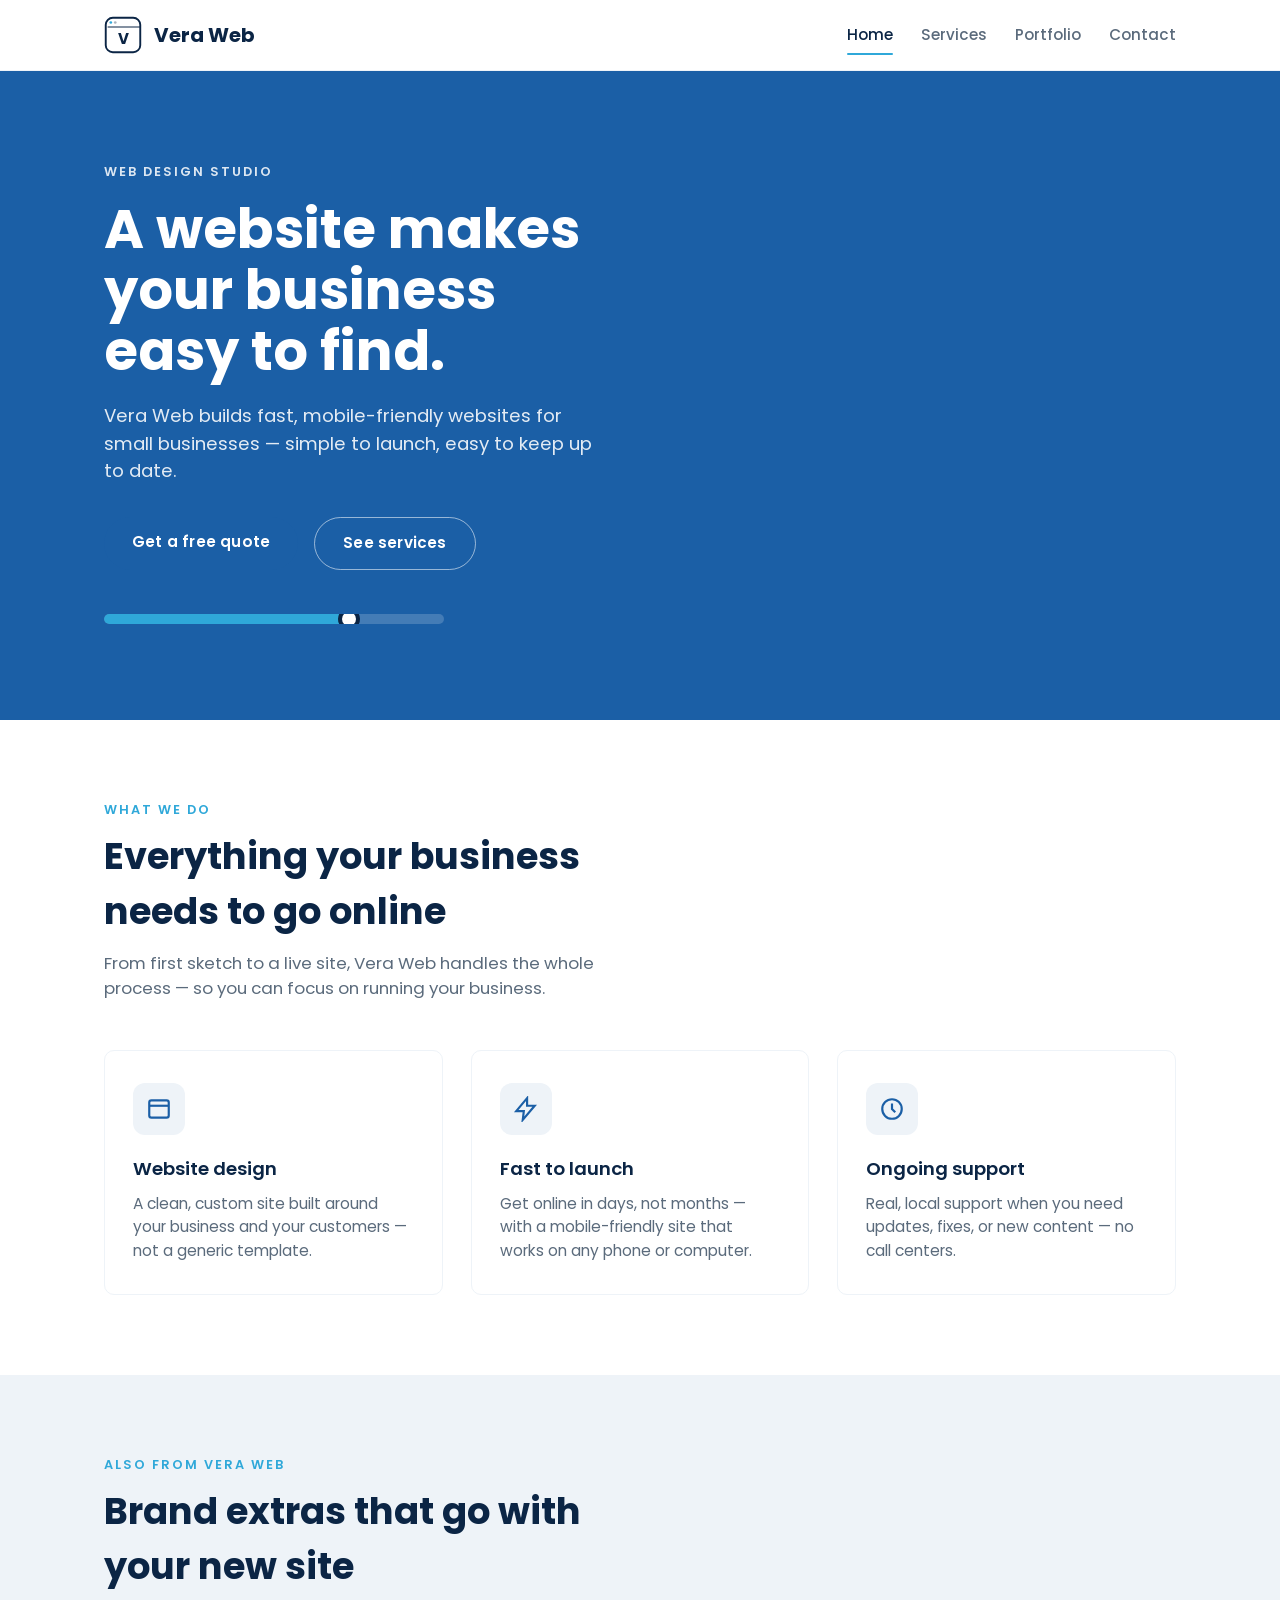
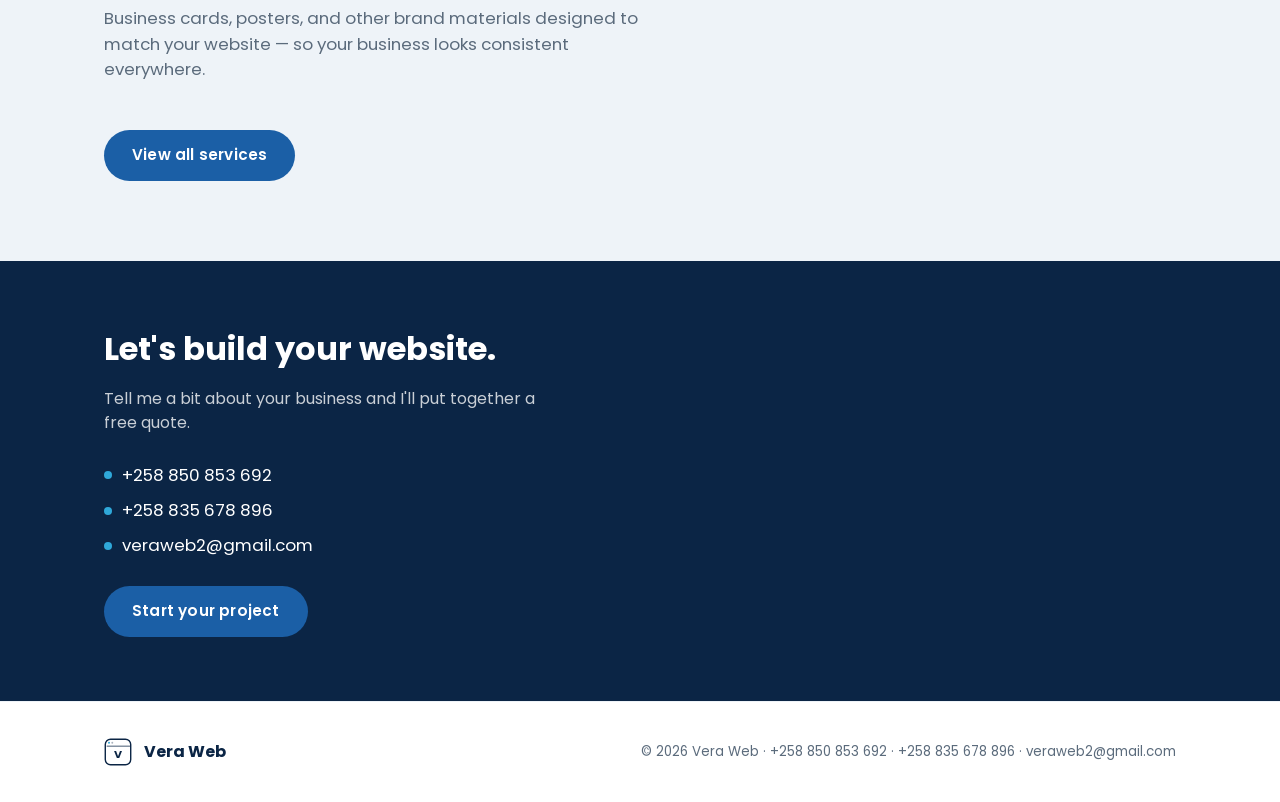
<file: index.html>
<!DOCTYPE html>
<html lang="en">
<head>
<meta charset="UTF-8">
<meta name="viewport" content="width=device-width, initial-scale=1.0">
<title>Home · Vera Web</title>
<meta name="description" content="Vera Web builds fast, mobile-friendly websites for small businesses.">
<link rel="stylesheet" href="style.css">
</head>
<body>

  <header class="site">
    <div class="bar">
      <a href="index.html" class="brand"><svg viewBox="0 0 48 48" xmlns="http://www.w3.org/2000/svg" aria-hidden="true">
  <rect x="2.2" y="2.2" width="43.6" height="43.6" rx="9" fill="none" stroke="currentColor" stroke-width="2.4"/>
  <line x1="4.6" y1="14" x2="45.4" y2="14" stroke="currentColor" stroke-width="1.3"/>
  <circle cx="8.6" cy="8.2" r="1.7" fill="#2FA8D9"/>
  <circle cx="14.2" cy="8.2" r="1.7" fill="currentColor" opacity=".35"/>
  <text x="24" y="35" text-anchor="middle" font-family="Poppins, sans-serif" font-weight="700" font-size="19" fill="currentColor">V</text>
</svg> Vera Web</a>
      <button class="nav-toggle" aria-label="Toggle menu" onclick="document.querySelector('nav.main').classList.toggle('open')">
        <span></span><span></span><span></span>
      </button>
      <nav class="main">
      <a href="index.html" class="active">Home</a>
      <a href="services.html" class="">Services</a>
      <a href="portfolio.html" class="">Portfolio</a>
      <a href="contact.html" class="">Contact</a>
      </nav>
    </div>
  </header>


  <section class="hero">
    <div class="wrap">
      <span class="eyebrow">Web design studio</span>
      <h1>A website makes your business easy to find.</h1>
      <p class="lead">Vera Web builds fast, mobile-friendly websites for small businesses — simple to launch, easy to keep up to date.</p>
      <div class="cta-row">
        <a href="contact.html" class="btn btn-primary">Get a free quote</a>
        <a href="services.html" class="btn btn-ghost">See services</a>
      </div>
      <div class="loadbar on-dark" style="width:100%;max-width:340px;">
        <i style="width:72%"></i><span class="dot" style="left:72%"></span>
      </div>
    </div>
  </section>

  <section>
    <div class="wrap">
      <div class="section-head">
        <span class="kicker">What we do</span>
        <h2>Everything your business needs to go online</h2>
        <p>From first sketch to a live site, Vera Web handles the whole process — so you can focus on running your business.</p>
      </div>
      <div class="grid cols-3">
        <div class="card">
          <div class="icon">
            <svg viewBox="0 0 24 24" fill="none" stroke="#1B5FA6" stroke-width="2"><rect x="3" y="4" width="18" height="16" rx="2"/><path d="M3 9h18"/></svg>
          </div>
          <h3>Website design</h3>
          <p>A clean, custom site built around your business and your customers — not a generic template.</p>
        </div>
        <div class="card">
          <div class="icon">
            <svg viewBox="0 0 24 24" fill="none" stroke="#1B5FA6" stroke-width="2"><path d="M13 2 3 14h7l-1 8 11-13h-7z"/></svg>
          </div>
          <h3>Fast to launch</h3>
          <p>Get online in days, not months — with a mobile-friendly site that works on any phone or computer.</p>
        </div>
        <div class="card">
          <div class="icon">
            <svg viewBox="0 0 24 24" fill="none" stroke="#1B5FA6" stroke-width="2"><circle cx="12" cy="12" r="9"/><path d="M12 7v5l3 3"/></svg>
          </div>
          <h3>Ongoing support</h3>
          <p>Real, local support when you need updates, fixes, or new content — no call centers.</p>
        </div>
      </div>
    </div>
  </section>

  <section class="bg-mist">
    <div class="wrap">
      <div class="section-head">
        <span class="kicker">Also from Vera Web</span>
        <h2>Brand extras that go with your new site</h2>
        <p>Business cards, posters, and other brand materials designed to match your website — so your business looks consistent everywhere.</p>
      </div>
      <a href="services.html" class="btn btn-primary">View all services</a>
    </div>
  </section>

  <section class="cta-band">
    <div class="wrap">
      <h2>Let's build your website.</h2>
      <p>Tell me a bit about your business and I'll put together a free quote.</p>
      <div class="contact-line"><span class="dot-mark"></span> +258 850 853 692</div>
      <div class="contact-line"><span class="dot-mark"></span> +258 835 678 896</div>
      <div class="contact-line"><span class="dot-mark"></span> veraweb2@gmail.com</div>
      <a href="contact.html" class="btn btn-primary" style="margin-top:18px;">Start your project</a>
    </div>
  </section>


  <footer class="site">
    <div class="wrap bar">
      <a href="index.html" class="brand"><svg viewBox="0 0 48 48" xmlns="http://www.w3.org/2000/svg" aria-hidden="true">
  <rect x="2.2" y="2.2" width="43.6" height="43.6" rx="9" fill="none" stroke="currentColor" stroke-width="2.4"/>
  <line x1="4.6" y1="14" x2="45.4" y2="14" stroke="currentColor" stroke-width="1.3"/>
  <circle cx="8.6" cy="8.2" r="1.7" fill="#2FA8D9"/>
  <circle cx="14.2" cy="8.2" r="1.7" fill="currentColor" opacity=".35"/>
  <text x="24" y="35" text-anchor="middle" font-family="Poppins, sans-serif" font-weight="700" font-size="19" fill="currentColor">V</text>
</svg> Vera Web</a>
      <small>&copy; 2026 Vera Web &middot; +258 850 853 692 &middot; +258 835 678 896 &middot; veraweb2@gmail.com</small>
    </div>
  </footer>

</body>
</html>
</file>
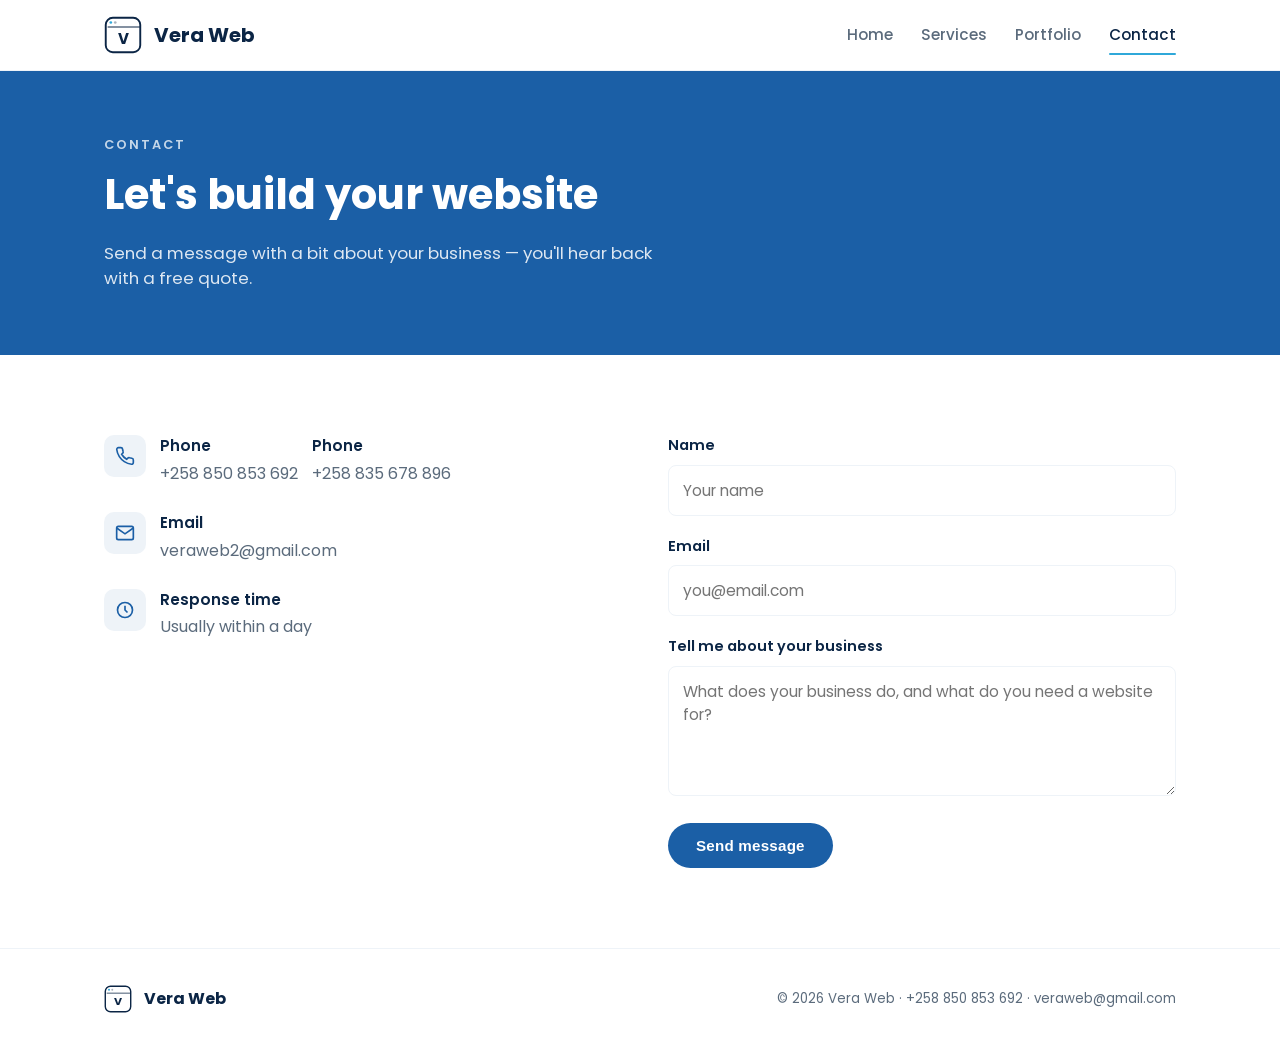
<file: contact.html>
<!DOCTYPE html>
<html lang="en">
<head>
<meta charset="UTF-8">
<meta name="viewport" content="width=device-width, initial-scale=1.0">
<title>Contact · Vera Web</title>
<meta name="description" content="Get in touch with Vera Web for a free website quote.">
<link rel="stylesheet" href="style.css">
</head>
<body>

  <header class="site">
    <div class="bar">
      <a href="index.html" class="brand"><svg viewBox="0 0 48 48" xmlns="http://www.w3.org/2000/svg" aria-hidden="true">
  <rect x="2.2" y="2.2" width="43.6" height="43.6" rx="9" fill="none" stroke="currentColor" stroke-width="2.4"/>
  <line x1="4.6" y1="14" x2="45.4" y2="14" stroke="currentColor" stroke-width="1.3"/>
  <circle cx="8.6" cy="8.2" r="1.7" fill="#2FA8D9"/>
  <circle cx="14.2" cy="8.2" r="1.7" fill="currentColor" opacity=".35"/>
  <text x="24" y="35" text-anchor="middle" font-family="Poppins, sans-serif" font-weight="700" font-size="19" fill="currentColor">V</text>
</svg> Vera Web</a>
      <button class="nav-toggle" aria-label="Toggle menu" onclick="document.querySelector('nav.main').classList.toggle('open')">
        <span></span><span></span><span></span>
      </button>
      <nav class="main">
      <a href="index.html" class="">Home</a>
      <a href="services.html" class="">Services</a>
      <a href="portfolio.html" class="">Portfolio</a>
      <a href="contact.html" class="active">Contact</a>
      </nav>
    </div>
  </header>


  <section class="page-hero">
    <div class="wrap">
      <span class="kicker">Contact</span>
      <h1>Let's build your website</h1>
      <p>Send a message with a bit about your business — you'll hear back with a free quote.</p>
    </div>
  </section>

  <section>
    <div class="wrap contact-grid">
      <div class="contact-info">
        <div class="row">
          <div class="icon"><svg viewBox="0 0 24 24" fill="none" stroke="#1B5FA6" stroke-width="2"><path d="M22 16.9v3a2 2 0 0 1-2.2 2 19.8 19.8 0 0 1-8.6-3.1 19.5 19.5 0 0 1-6-6A19.8 19.8 0 0 1 2.1 4.2 2 2 0 0 1 4.1 2h3a2 2 0 0 1 2 1.7c.1.9.3 1.8.6 2.7a2 2 0 0 1-.4 2.1L8 9.9a16 16 0 0 0 6 6l1.4-1.4a2 2 0 0 1 2.1-.4c.9.3 1.8.5 2.7.6a2 2 0 0 1 1.8 2z"/></svg></div>
          <div><h4>Phone</h4><p>+258 850 853 692</p></div>
          <div><h4>Phone</h4><p>+258 835 678 896</p></div>
        </div>
        <div class="row">
          <div class="icon"><svg viewBox="0 0 24 24" fill="none" stroke="#1B5FA6" stroke-width="2"><rect x="2" y="4" width="20" height="16" rx="2"/><path d="m22 6-10 7L2 6"/></svg></div>
          <div><h4>Email</h4><p>veraweb2@gmail.com</p></div>
        </div>
        <div class="row">
          <div class="icon"><svg viewBox="0 0 24 24" fill="none" stroke="#1B5FA6" stroke-width="2"><circle cx="12" cy="12" r="9"/><path d="M12 7v5l3 3"/></svg></div>
          <div><h4>Response time</h4><p>Usually within a day</p></div>
        </div>
      </div>

      <form class="form-grid" action="https://formspree.io/f/xqpzwbae" method="post">
        <div>
          <label for="name">Name</label>
          <input id="name" name="name" type="text" placeholder="Your name" required>
        </div>
        <div>
          <label for="email">Email</label>
          <input id="email" name="email" type="email" placeholder="you@email.com" required>
        </div>
        <div>
          <label for="message">Tell me about your business</label>
          <textarea id="message" name="message" placeholder="What does your business do, and what do you need a website for?" required></textarea>
        </div>
        <button type="submit" class="btn btn-primary" style="border:none;cursor:pointer;justify-self:start;">Send message</button>
      </form>
    </div>
  </section>


  <footer class="site">
    <div class="wrap bar">
      <a href="index.html" class="brand"><svg viewBox="0 0 48 48" xmlns="http://www.w3.org/2000/svg" aria-hidden="true">
  <rect x="2.2" y="2.2" width="43.6" height="43.6" rx="9" fill="none" stroke="currentColor" stroke-width="2.4"/>
  <line x1="4.6" y1="14" x2="45.4" y2="14" stroke="currentColor" stroke-width="1.3"/>
  <circle cx="8.6" cy="8.2" r="1.7" fill="#2FA8D9"/>
  <circle cx="14.2" cy="8.2" r="1.7" fill="currentColor" opacity=".35"/>
  <text x="24" y="35" text-anchor="middle" font-family="Poppins, sans-serif" font-weight="700" font-size="19" fill="currentColor">V</text>
</svg> Vera Web</a>
      <small>&copy; 2026 Vera Web &middot; +258 850 853 692 &middot; veraweb@gmail.com</small>
    </div>
  </footer>

</body>
</html>
</file>
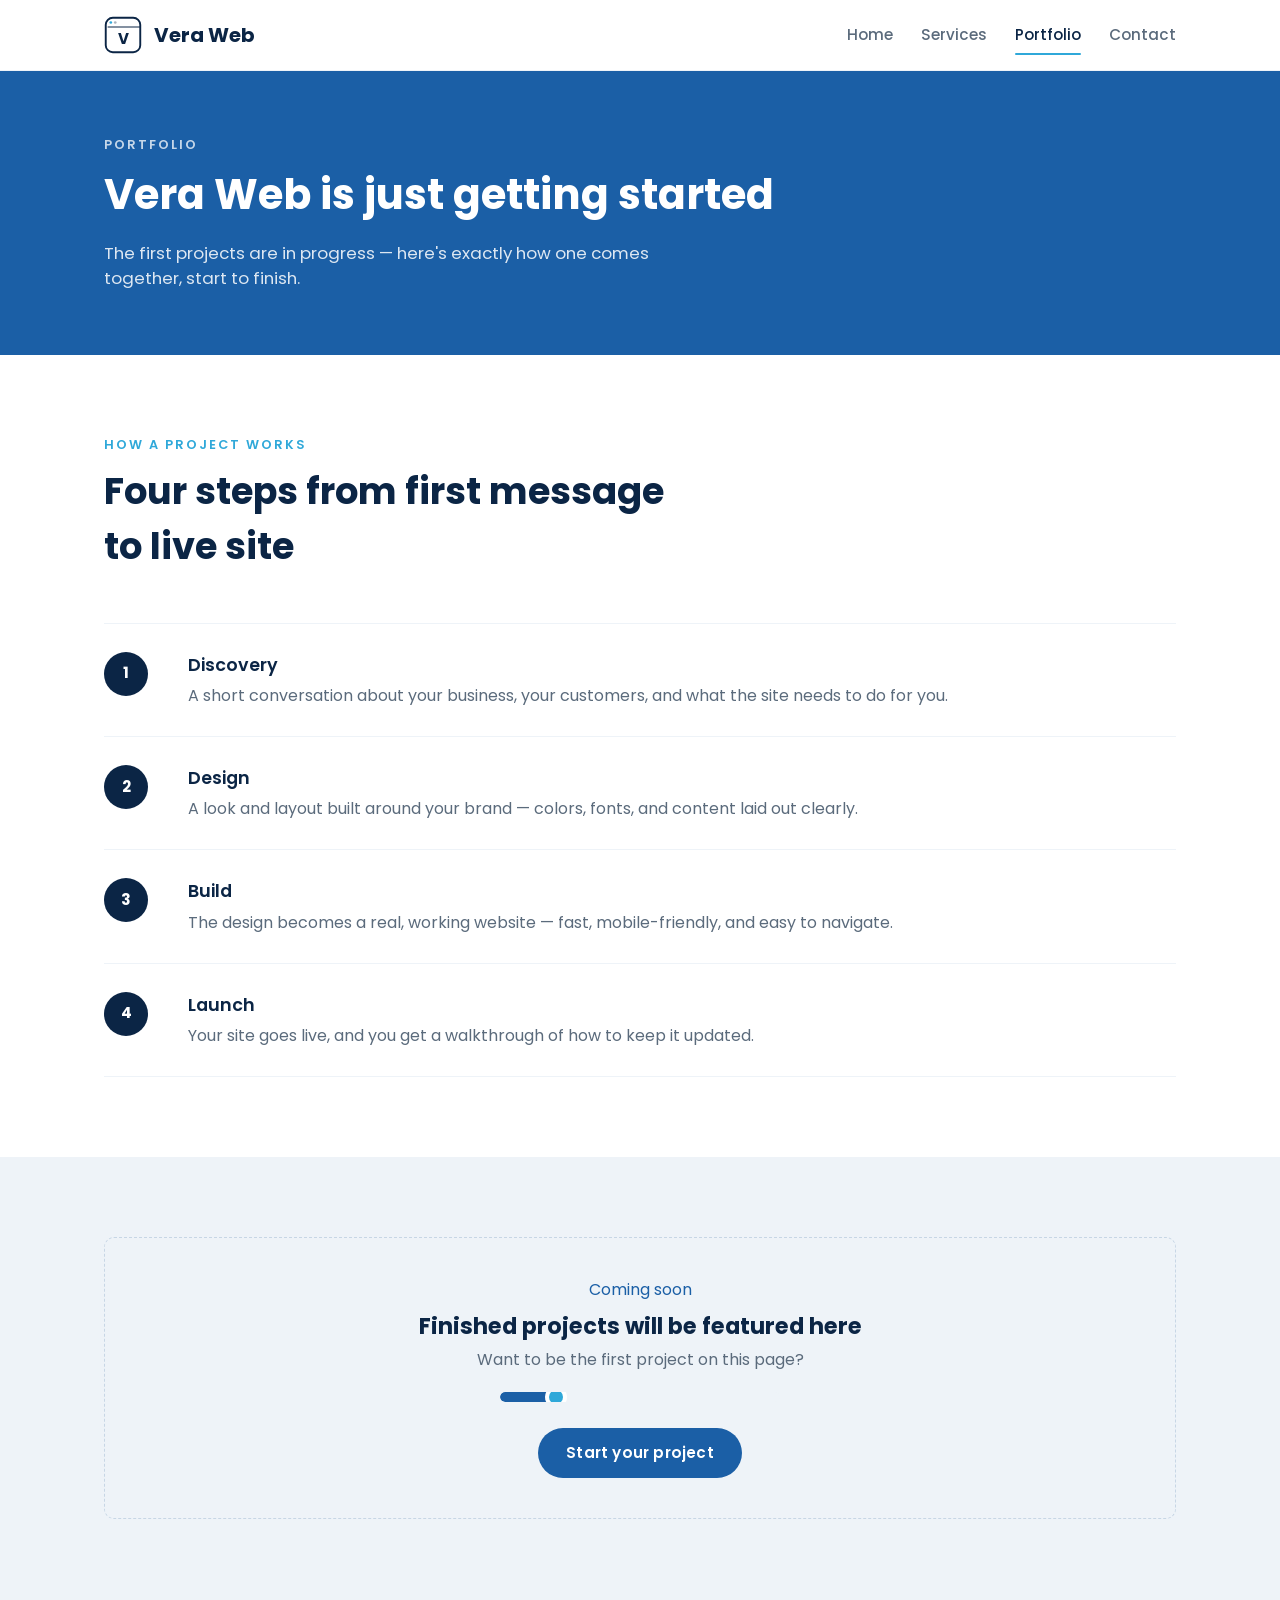
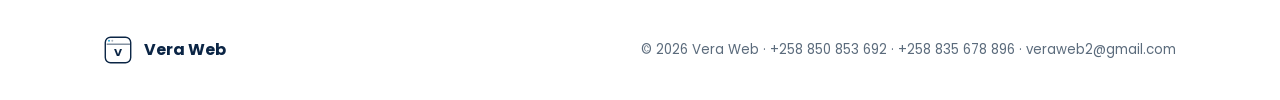
<file: portfolio.html>
<!DOCTYPE html>
<html lang="en">
<head>
<meta charset="UTF-8">
<meta name="viewport" content="width=device-width, initial-scale=1.0">
<title>Portfolio · Vera Web</title>
<meta name="description" content="Vera Web's project process, from discovery to launch. First client projects coming soon.">
<link rel="stylesheet" href="style.css">
</head>
<body>

  <header class="site">
    <div class="bar">
      <a href="index.html" class="brand"><svg viewBox="0 0 48 48" xmlns="http://www.w3.org/2000/svg" aria-hidden="true">
  <rect x="2.2" y="2.2" width="43.6" height="43.6" rx="9" fill="none" stroke="currentColor" stroke-width="2.4"/>
  <line x1="4.6" y1="14" x2="45.4" y2="14" stroke="currentColor" stroke-width="1.3"/>
  <circle cx="8.6" cy="8.2" r="1.7" fill="#2FA8D9"/>
  <circle cx="14.2" cy="8.2" r="1.7" fill="currentColor" opacity=".35"/>
  <text x="24" y="35" text-anchor="middle" font-family="Poppins, sans-serif" font-weight="700" font-size="19" fill="currentColor">V</text>
</svg> Vera Web</a>
      <button class="nav-toggle" aria-label="Toggle menu" onclick="document.querySelector('nav.main').classList.toggle('open')">
        <span></span><span></span><span></span>
      </button>
      <nav class="main">
      <a href="index.html" class="">Home</a>
      <a href="services.html" class="">Services</a>
      <a href="portfolio.html" class="active">Portfolio</a>
      <a href="contact.html" class="">Contact</a>
      </nav>
    </div>
  </header>


  <section class="page-hero">
    <div class="wrap">
      <span class="kicker">Portfolio</span>
      <h1>Vera Web is just getting started</h1>
      <p>The first projects are in progress — here's exactly how one comes together, start to finish.</p>
    </div>
  </section>

  <section>
    <div class="wrap">
      <div class="section-head">
        <span class="kicker">How a project works</span>
        <h2>Four steps from first message to live site</h2>
      </div>
      <div class="steps">
        <div class="step">
          <div class="num">1</div>
          <div><h3>Discovery</h3><p>A short conversation about your business, your customers, and what the site needs to do for you.</p></div>
        </div>
        <div class="step">
          <div class="num">2</div>
          <div><h3>Design</h3><p>A look and layout built around your brand — colors, fonts, and content laid out clearly.</p></div>
        </div>
        <div class="step">
          <div class="num">3</div>
          <div><h3>Build</h3><p>The design becomes a real, working website — fast, mobile-friendly, and easy to navigate.</p></div>
        </div>
        <div class="step">
          <div class="num">4</div>
          <div><h3>Launch</h3><p>Your site goes live, and you get a walkthrough of how to keep it updated.</p></div>
        </div>
      </div>
    </div>
  </section>

  <section class="bg-mist">
    <div class="wrap">
      <div class="coming-soon">
        <span class="kicker" style="color:#1B5FA6;">Coming soon</span>
        <h2 style="margin:8px 0 4px;font-size:1.4rem;">Finished projects will be featured here</h2>
        <p style="color:#5B6B7C;margin:0;">Want to be the first project on this page?</p>
        <div class="loadbar"><i style="width:20%"></i><span class="dot" style="left:20%"></span></div>
        <a href="contact.html" class="btn btn-primary" style="margin-top:26px;">Start your project</a>
      </div>
    </div>
  </section>


  <footer class="site">
    <div class="wrap bar">
      <a href="index.html" class="brand"><svg viewBox="0 0 48 48" xmlns="http://www.w3.org/2000/svg" aria-hidden="true">
  <rect x="2.2" y="2.2" width="43.6" height="43.6" rx="9" fill="none" stroke="currentColor" stroke-width="2.4"/>
  <line x1="4.6" y1="14" x2="45.4" y2="14" stroke="currentColor" stroke-width="1.3"/>
  <circle cx="8.6" cy="8.2" r="1.7" fill="#2FA8D9"/>
  <circle cx="14.2" cy="8.2" r="1.7" fill="currentColor" opacity=".35"/>
  <text x="24" y="35" text-anchor="middle" font-family="Poppins, sans-serif" font-weight="700" font-size="19" fill="currentColor">V</text>
</svg> Vera Web</a>
      <small>&copy; 2026 Vera Web &middot; +258 850 853 692 &middot; +258 835 678 896 &middot; veraweb2@gmail.com</small>
    </div>
  </footer>

</body>
</html>
</file>
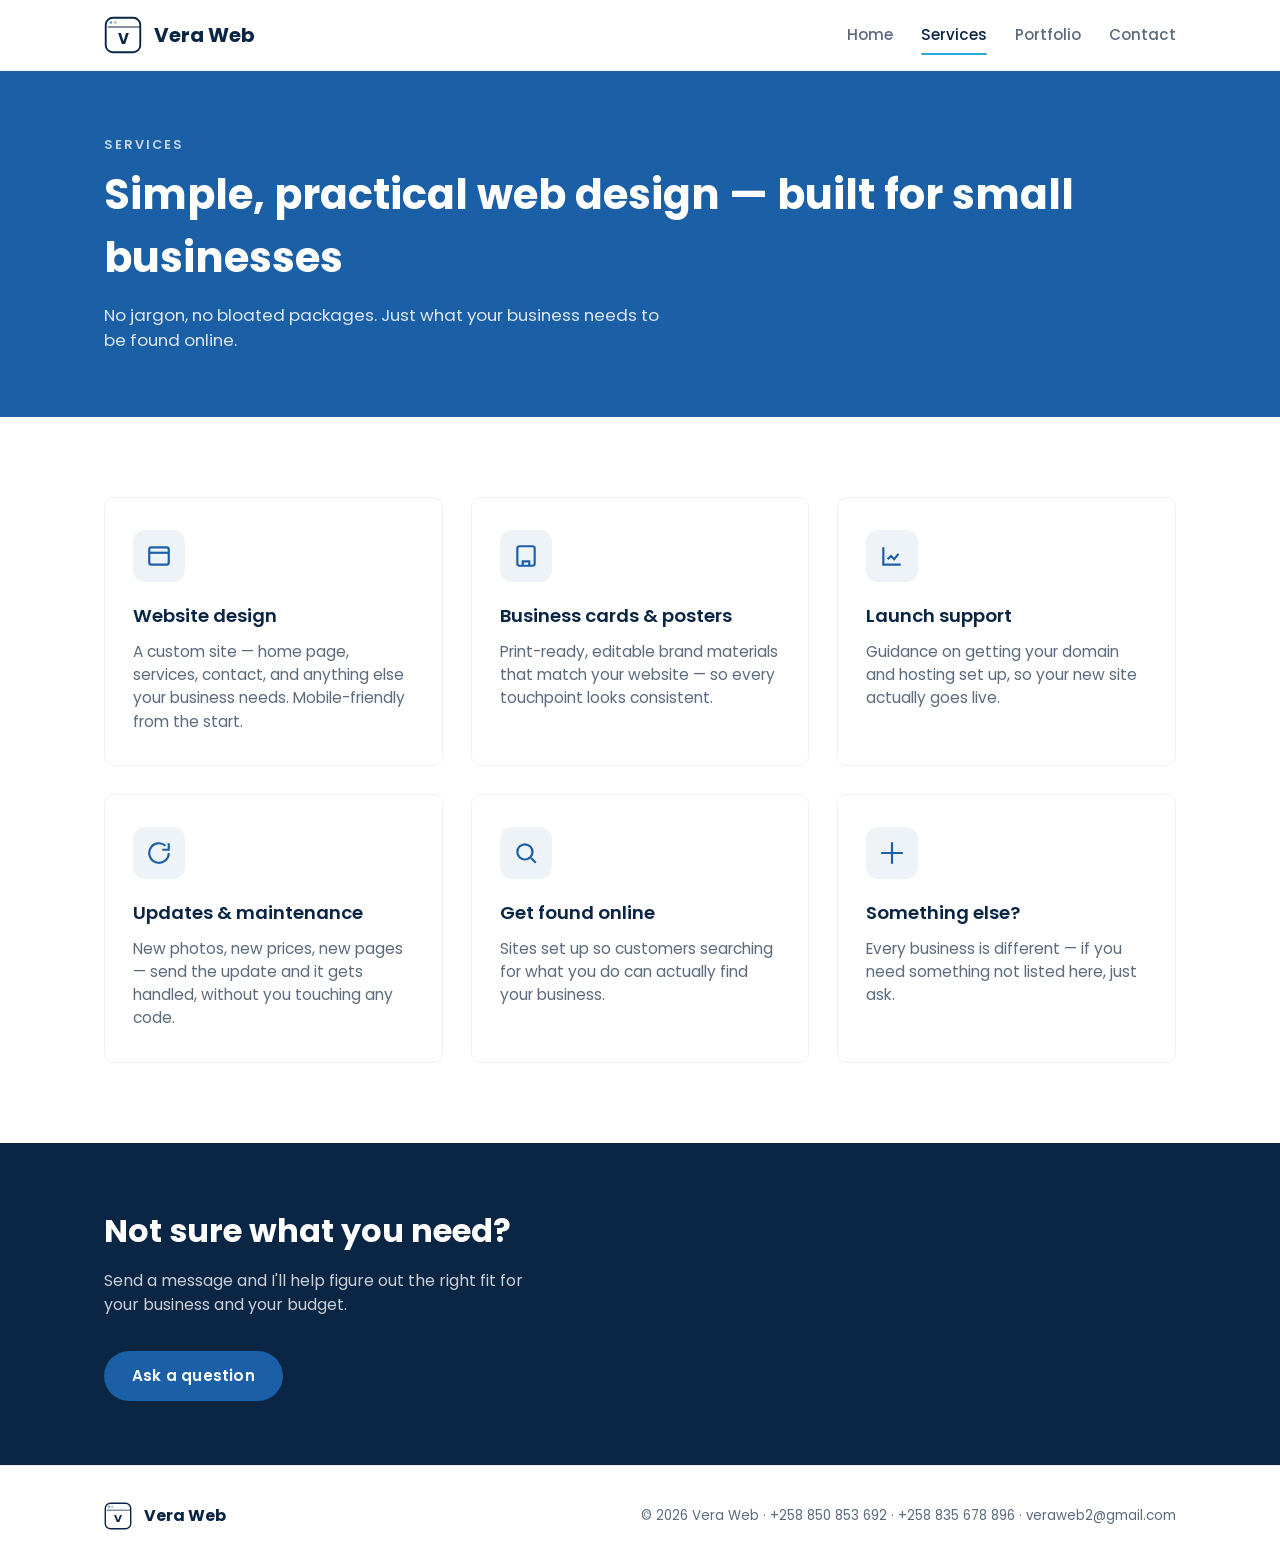
<file: services.html>
<!DOCTYPE html>
<html lang="en">
<head>
<meta charset="UTF-8">
<meta name="viewport" content="width=device-width, initial-scale=1.0">
<title>Services · Vera Web</title>
<meta name="description" content="Website design, brand materials, launch support, and ongoing updates for small businesses.">
<link rel="stylesheet" href="style.css">
</head>
<body>

  <header class="site">
    <div class="bar">
      <a href="index.html" class="brand"><svg viewBox="0 0 48 48" xmlns="http://www.w3.org/2000/svg" aria-hidden="true">
  <rect x="2.2" y="2.2" width="43.6" height="43.6" rx="9" fill="none" stroke="currentColor" stroke-width="2.4"/>
  <line x1="4.6" y1="14" x2="45.4" y2="14" stroke="currentColor" stroke-width="1.3"/>
  <circle cx="8.6" cy="8.2" r="1.7" fill="#2FA8D9"/>
  <circle cx="14.2" cy="8.2" r="1.7" fill="currentColor" opacity=".35"/>
  <text x="24" y="35" text-anchor="middle" font-family="Poppins, sans-serif" font-weight="700" font-size="19" fill="currentColor">V</text>
</svg> Vera Web</a>
      <button class="nav-toggle" aria-label="Toggle menu" onclick="document.querySelector('nav.main').classList.toggle('open')">
        <span></span><span></span><span></span>
      </button>
      <nav class="main">
      <a href="index.html" class="">Home</a>
      <a href="services.html" class="active">Services</a>
      <a href="portfolio.html" class="">Portfolio</a>
      <a href="contact.html" class="">Contact</a>
      </nav>
    </div>
  </header>


  <section class="page-hero">
    <div class="wrap">
      <span class="kicker">Services</span>
      <h1>Simple, practical web design — built for small businesses</h1>
      <p>No jargon, no bloated packages. Just what your business needs to be found online.</p>
    </div>
  </section>

  <section>
    <div class="wrap">
      <div class="grid cols-3">
        <div class="card">
          <div class="icon"><svg viewBox="0 0 24 24" fill="none" stroke="#1B5FA6" stroke-width="2"><rect x="3" y="4" width="18" height="16" rx="2"/><path d="M3 9h18"/></svg></div>
          <h3>Website design</h3>
          <p>A custom site — home page, services, contact, and anything else your business needs. Mobile-friendly from the start.</p>
        </div>
        <div class="card">
          <div class="icon"><svg viewBox="0 0 24 24" fill="none" stroke="#1B5FA6" stroke-width="2"><rect x="4" y="3" width="16" height="18" rx="2"/><path d="M9 21v-4h6v4"/></svg></div>
          <h3>Business cards &amp; posters</h3>
          <p>Print-ready, editable brand materials that match your website — so every touchpoint looks consistent.</p>
        </div>
        <div class="card">
          <div class="icon"><svg viewBox="0 0 24 24" fill="none" stroke="#1B5FA6" stroke-width="2"><path d="M4 4v16h16"/><path d="M8 15l3-3 3 3 4-5"/></svg></div>
          <h3>Launch support</h3>
          <p>Guidance on getting your domain and hosting set up, so your new site actually goes live.</p>
        </div>
        <div class="card">
          <div class="icon"><svg viewBox="0 0 24 24" fill="none" stroke="#1B5FA6" stroke-width="2"><path d="M21 12a9 9 0 1 1-3-6.7"/><path d="M21 3v6h-6"/></svg></div>
          <h3>Updates &amp; maintenance</h3>
          <p>New photos, new prices, new pages — send the update and it gets handled, without you touching any code.</p>
        </div>
        <div class="card">
          <div class="icon"><svg viewBox="0 0 24 24" fill="none" stroke="#1B5FA6" stroke-width="2"><circle cx="11" cy="11" r="7"/><path d="M21 21l-4.3-4.3"/></svg></div>
          <h3>Get found online</h3>
          <p>Sites set up so customers searching for what you do can actually find your business.</p>
        </div>
        <div class="card">
          <div class="icon"><svg viewBox="0 0 24 24" fill="none" stroke="#1B5FA6" stroke-width="2"><path d="M12 2v20M2 12h20"/></svg></div>
          <h3>Something else?</h3>
          <p>Every business is different — if you need something not listed here, just ask.</p>
        </div>
      </div>
    </div>
  </section>

  <section class="cta-band">
    <div class="wrap">
      <h2>Not sure what you need?</h2>
      <p>Send a message and I'll help figure out the right fit for your business and your budget.</p>
      <a href="contact.html" class="btn btn-primary" style="margin-top:6px;">Ask a question</a>
    </div>
  </section>


  <footer class="site">
    <div class="wrap bar">
      <a href="index.html" class="brand"><svg viewBox="0 0 48 48" xmlns="http://www.w3.org/2000/svg" aria-hidden="true">
  <rect x="2.2" y="2.2" width="43.6" height="43.6" rx="9" fill="none" stroke="currentColor" stroke-width="2.4"/>
  <line x1="4.6" y1="14" x2="45.4" y2="14" stroke="currentColor" stroke-width="1.3"/>
  <circle cx="8.6" cy="8.2" r="1.7" fill="#2FA8D9"/>
  <circle cx="14.2" cy="8.2" r="1.7" fill="currentColor" opacity=".35"/>
  <text x="24" y="35" text-anchor="middle" font-family="Poppins, sans-serif" font-weight="700" font-size="19" fill="currentColor">V</text>
</svg> Vera Web</a>
      <small>&copy; 2026 Vera Web &middot; +258 850 853 692 &middot; +258 835 678 896 &middot; veraweb2@gmail.com</small>
    </div>
  </footer>

</body>
</html>
</file>
<file: style.css>
@import url('https://fonts.googleapis.com/css2?family=Poppins:ital,wght@0,400;0,500;0,600;0,700;1,400&display=swap');

:root{
  --navy:#0B2545;
  --blue:#1B5FA6;
  --cyan:#2FA8D9;
  --white:#FFFFFF;
  --mist:#EEF3F8;
  --slate:#5B6B7C;
  --radius:10px;
  --maxw:1120px;
}

*{box-sizing:border-box;}
html{scroll-behavior:smooth;}
body{
  margin:0;
  font-family:'Poppins',sans-serif;
  color:var(--navy);
  background:var(--white);
  line-height:1.5;
}
img{max-width:100%;display:block;}
a{color:inherit;text-decoration:none;}
.wrap{max-width:var(--maxw);margin:0 auto;padding:0 24px;}

/* ---------- Header ---------- */
header.site{
  position:sticky;top:0;z-index:50;
  background:rgba(255,255,255,.92);
  backdrop-filter:blur(6px);
  border-bottom:1px solid var(--mist);
}
header.site .bar{
  display:flex;align-items:center;justify-content:space-between;
  padding:16px 24px;max-width:var(--maxw);margin:0 auto;
}
.brand{display:flex;align-items:center;gap:12px;font-weight:700;font-size:1.25rem;color:var(--navy);}
.brand svg{width:38px;height:38px;flex:none;}
nav.main{display:flex;gap:28px;align-items:center;}
nav.main a{font-weight:500;font-size:.95rem;color:var(--slate);padding:6px 0;position:relative;}
nav.main a:hover,nav.main a.active{color:var(--navy);}
nav.main a.active::after{
  content:"";position:absolute;left:0;right:0;bottom:-3px;height:2px;background:var(--cyan);border-radius:2px;
}
.nav-toggle{display:none;background:none;border:0;cursor:pointer;padding:4px;}
.nav-toggle span{display:block;width:24px;height:2px;background:var(--navy);margin:5px 0;border-radius:2px;}

@media (max-width:760px){
  nav.main{
    position:absolute;top:100%;left:0;right:0;
    background:var(--white);
    flex-direction:column;align-items:flex-start;
    padding:8px 24px 20px;gap:14px;
    border-bottom:1px solid var(--mist);
    display:none;
  }
  nav.main.open{display:flex;}
  .nav-toggle{display:block;}
}

/* ---------- Buttons ---------- */
.btn{
  display:inline-block;padding:14px 28px;border-radius:999px;
  font-weight:600;font-size:.95rem;letter-spacing:.2px;
  transition:transform .15s ease, box-shadow .15s ease;
}
.btn-primary{background:var(--blue);color:var(--white);}
.btn-primary:hover{transform:translateY(-2px);box-shadow:0 10px 24px rgba(27,95,166,.28);}
.btn-ghost{background:transparent;color:var(--white);border:1.5px solid rgba(255,255,255,.55);}
.btn-ghost:hover{border-color:var(--white);}
.btn-ghost.on-light{color:var(--navy);border-color:var(--mist);}
.btn-ghost.on-light:hover{border-color:var(--blue);}

/* ---------- Loading bar motif ---------- */
.loadbar{height:10px;border-radius:999px;background:var(--mist);position:relative;overflow:hidden;}
.loadbar i{position:absolute;left:0;top:0;bottom:0;border-radius:999px;background:var(--blue);}
.loadbar .dot{position:absolute;top:50%;width:14px;height:14px;border-radius:50%;background:var(--cyan);transform:translate(-50%,-50%);box-shadow:0 0 0 4px var(--white);}
.loadbar.on-dark{background:rgba(255,255,255,.18);}
.loadbar.on-dark i{background:var(--cyan);}
.loadbar.on-dark .dot{background:var(--white);box-shadow:0 0 0 4px var(--navy);}

/* ---------- Hero ---------- */
.hero{background:var(--blue);color:var(--white);padding:88px 0 96px;}
.hero .eyebrow{
  display:inline-flex;align-items:center;gap:8px;
  font-size:.8rem;letter-spacing:2px;font-weight:600;
  color:rgba(255,255,255,.85);text-transform:uppercase;
  margin-bottom:18px;
}
.hero h1{font-size:clamp(2rem,4.4vw,3.4rem);font-weight:700;line-height:1.12;margin:0 0 20px;max-width:15ch;}
.hero p.lead{font-size:1.15rem;color:rgba(255,255,255,.88);max-width:46ch;margin:0 0 32px;}
.hero .cta-row{display:flex;gap:16px;flex-wrap:wrap;margin-bottom:44px;}
.hero .loadbar{max-width:340px;}

/* ---------- Sections ---------- */
section{padding:80px 0;}
section.tight{padding:56px 0;}
.section-head{max-width:56ch;margin-bottom:48px;}
.section-head .kicker{color:var(--cyan);font-weight:600;font-size:.8rem;letter-spacing:2px;text-transform:uppercase;display:block;margin-bottom:10px;}
.section-head h2{font-size:clamp(1.6rem,3vw,2.3rem);margin:0 0 12px;font-weight:700;}
.section-head p{color:var(--slate);font-size:1.05rem;margin:0;}
.bg-mist{background:var(--mist);}

/* ---------- Cards ---------- */
.grid{display:grid;gap:28px;}
.grid.cols-3{grid-template-columns:repeat(3,1fr);}
@media (max-width:860px){.grid.cols-3{grid-template-columns:1fr;}}

.card{
  background:var(--white);border:1px solid var(--mist);border-radius:var(--radius);
  padding:32px 28px;
}
.card .icon{
  width:52px;height:52px;border-radius:12px;background:var(--mist);
  display:flex;align-items:center;justify-content:center;margin-bottom:20px;
}
.card .icon svg{width:26px;height:26px;}
.card h3{margin:0 0 10px;font-size:1.15rem;font-weight:600;}
.card p{margin:0;color:var(--slate);font-size:.97rem;}

/* ---------- Process steps (portfolio/coming soon) ---------- */
.steps{display:grid;gap:0;}
.step{
  display:grid;grid-template-columns:64px 1fr;gap:20px;
  padding:28px 0;border-top:1px solid var(--mist);
}
.step:last-child{border-bottom:1px solid var(--mist);}
.step .num{
  width:44px;height:44px;border-radius:50%;background:var(--navy);color:var(--white);
  display:flex;align-items:center;justify-content:center;font-weight:700;font-size:.95rem;
}
.step h3{margin:0 0 6px;font-size:1.1rem;font-weight:600;}
.step p{margin:0;color:var(--slate);}

.coming-soon{
  border:1.5px dashed #C7D6E5;border-radius:var(--radius);
  padding:40px;text-align:center;background:var(--mist);
}
.coming-soon .loadbar{max-width:280px;margin:20px auto 0;}

/* ---------- CTA band ---------- */
.cta-band{background:var(--navy);color:var(--white);padding:64px 0;}
.cta-band h2{font-size:clamp(1.5rem,3vw,2rem);margin:0 0 14px;font-weight:700;}
.cta-band p{color:rgba(255,255,255,.78);margin:0 0 28px;max-width:44ch;}
.cta-band .contact-line{display:flex;align-items:center;gap:10px;margin-bottom:10px;font-size:1.05rem;}
.cta-band .contact-line .dot-mark{width:8px;height:8px;border-radius:50%;background:var(--cyan);flex:none;}

/* ---------- Footer ---------- */
footer.site{padding:36px 0;border-top:1px solid var(--mist);}
footer.site .bar{display:flex;justify-content:space-between;align-items:center;flex-wrap:wrap;gap:14px;}
footer.site .brand{font-size:1rem;}
footer.site .brand svg{width:28px;height:28px;}
footer.site small{color:var(--slate);}

/* ---------- Page hero (inner pages) ---------- */
.page-hero{background:var(--blue);color:var(--white);padding:64px 0;}
.page-hero .kicker{color:rgba(255,255,255,.75);font-weight:600;letter-spacing:2px;font-size:.8rem;text-transform:uppercase;display:block;margin-bottom:10px;}
.page-hero h1{font-size:clamp(1.8rem,4vw,2.6rem);margin:0 0 14px;font-weight:700;}
.page-hero p{color:rgba(255,255,255,.85);max-width:52ch;margin:0;font-size:1.05rem;}

/* ---------- Contact form ---------- */
.form-grid{display:grid;gap:20px;max-width:560px;}
label{display:block;font-weight:600;font-size:.9rem;margin-bottom:8px;color:var(--navy);}
input,textarea{
  width:100%;padding:13px 14px;border:1.5px solid var(--mist);border-radius:8px;
  font-family:'Poppins',sans-serif;font-size:.97rem;color:var(--navy);background:var(--white);
}
input:focus,textarea:focus{outline:none;border-color:var(--blue);}
textarea{resize:vertical;min-height:130px;}

.contact-grid{display:grid;grid-template-columns:1fr 1fr;gap:56px;}
@media (max-width:820px){.contact-grid{grid-template-columns:1fr;}}
.contact-info .row{display:flex;gap:14px;align-items:flex-start;margin-bottom:26px;}
.contact-info .row .icon{width:42px;height:42px;border-radius:10px;background:var(--mist);display:flex;align-items:center;justify-content:center;flex:none;}
.contact-info .row .icon svg{width:20px;height:20px;}
.contact-info .row h4{margin:0 0 4px;font-size:.95rem;font-weight:600;}
.contact-info .row p{margin:0;color:var(--slate);}
</file>
